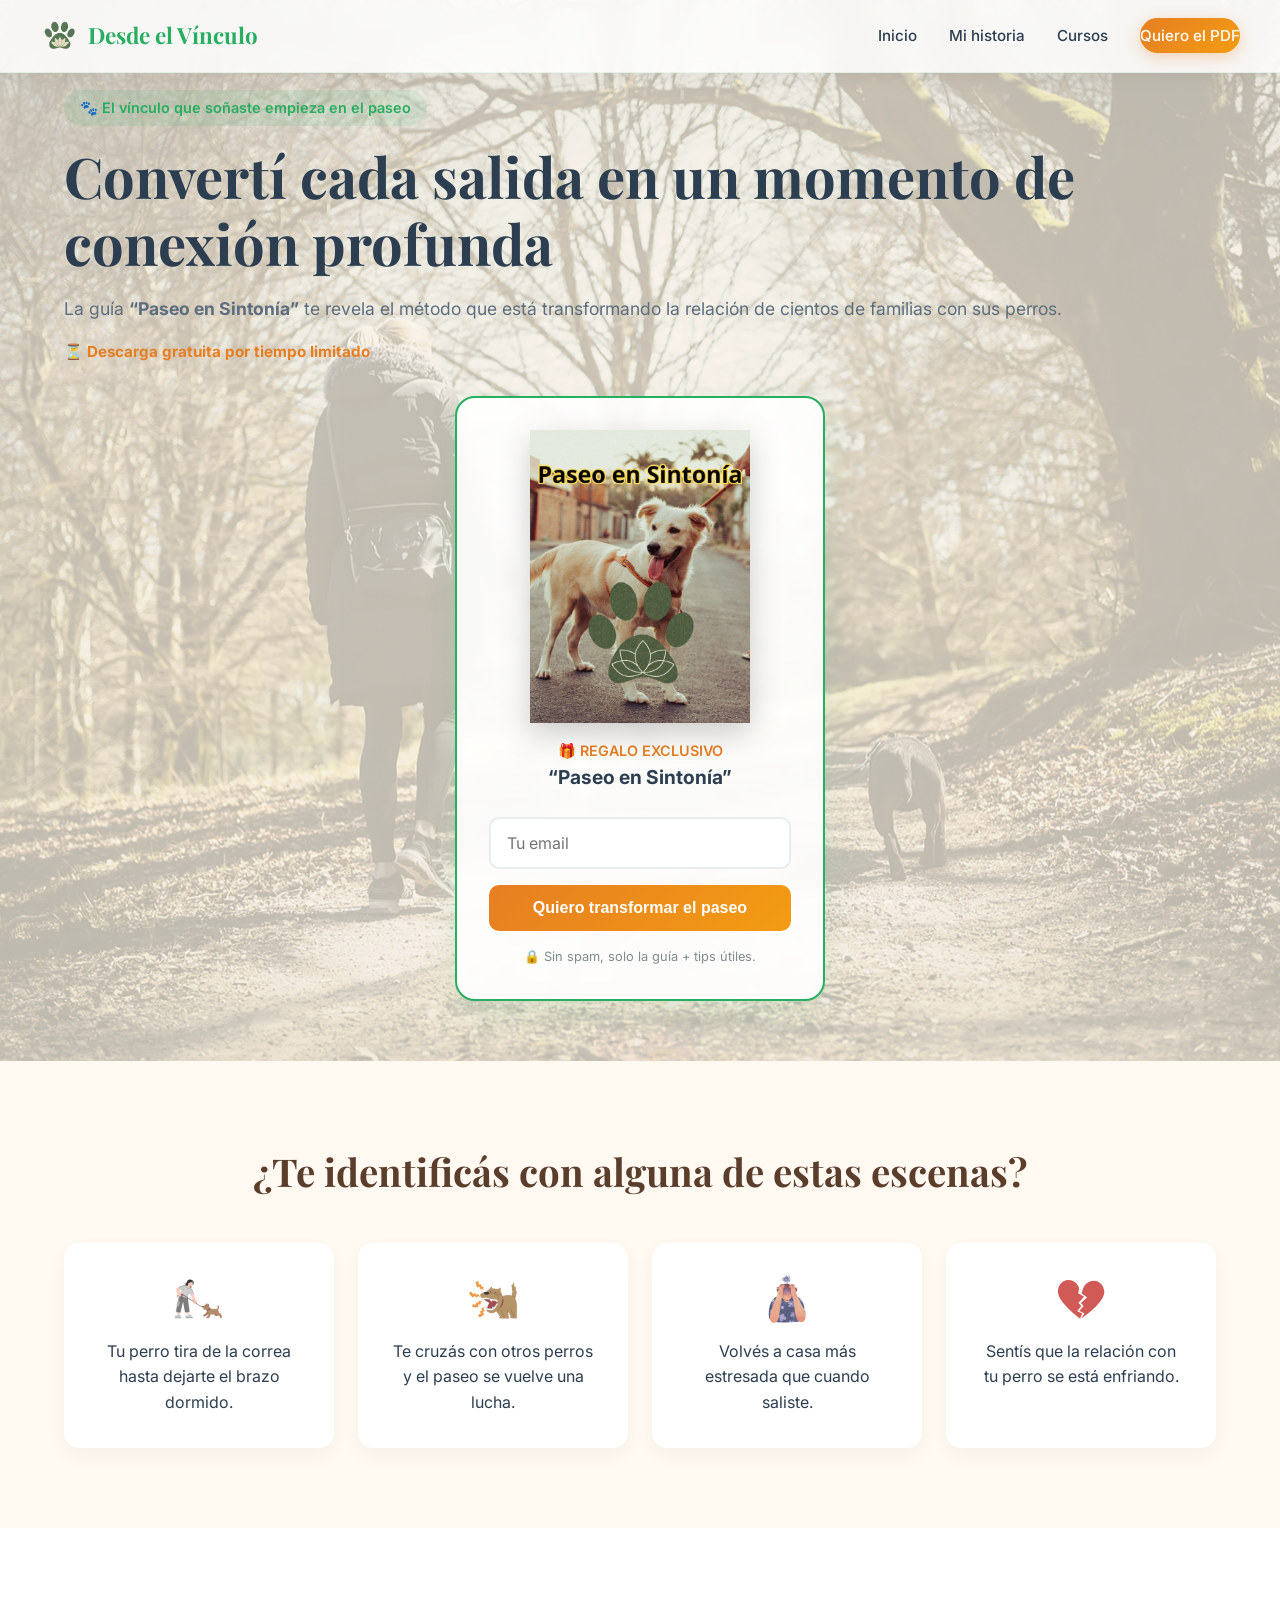
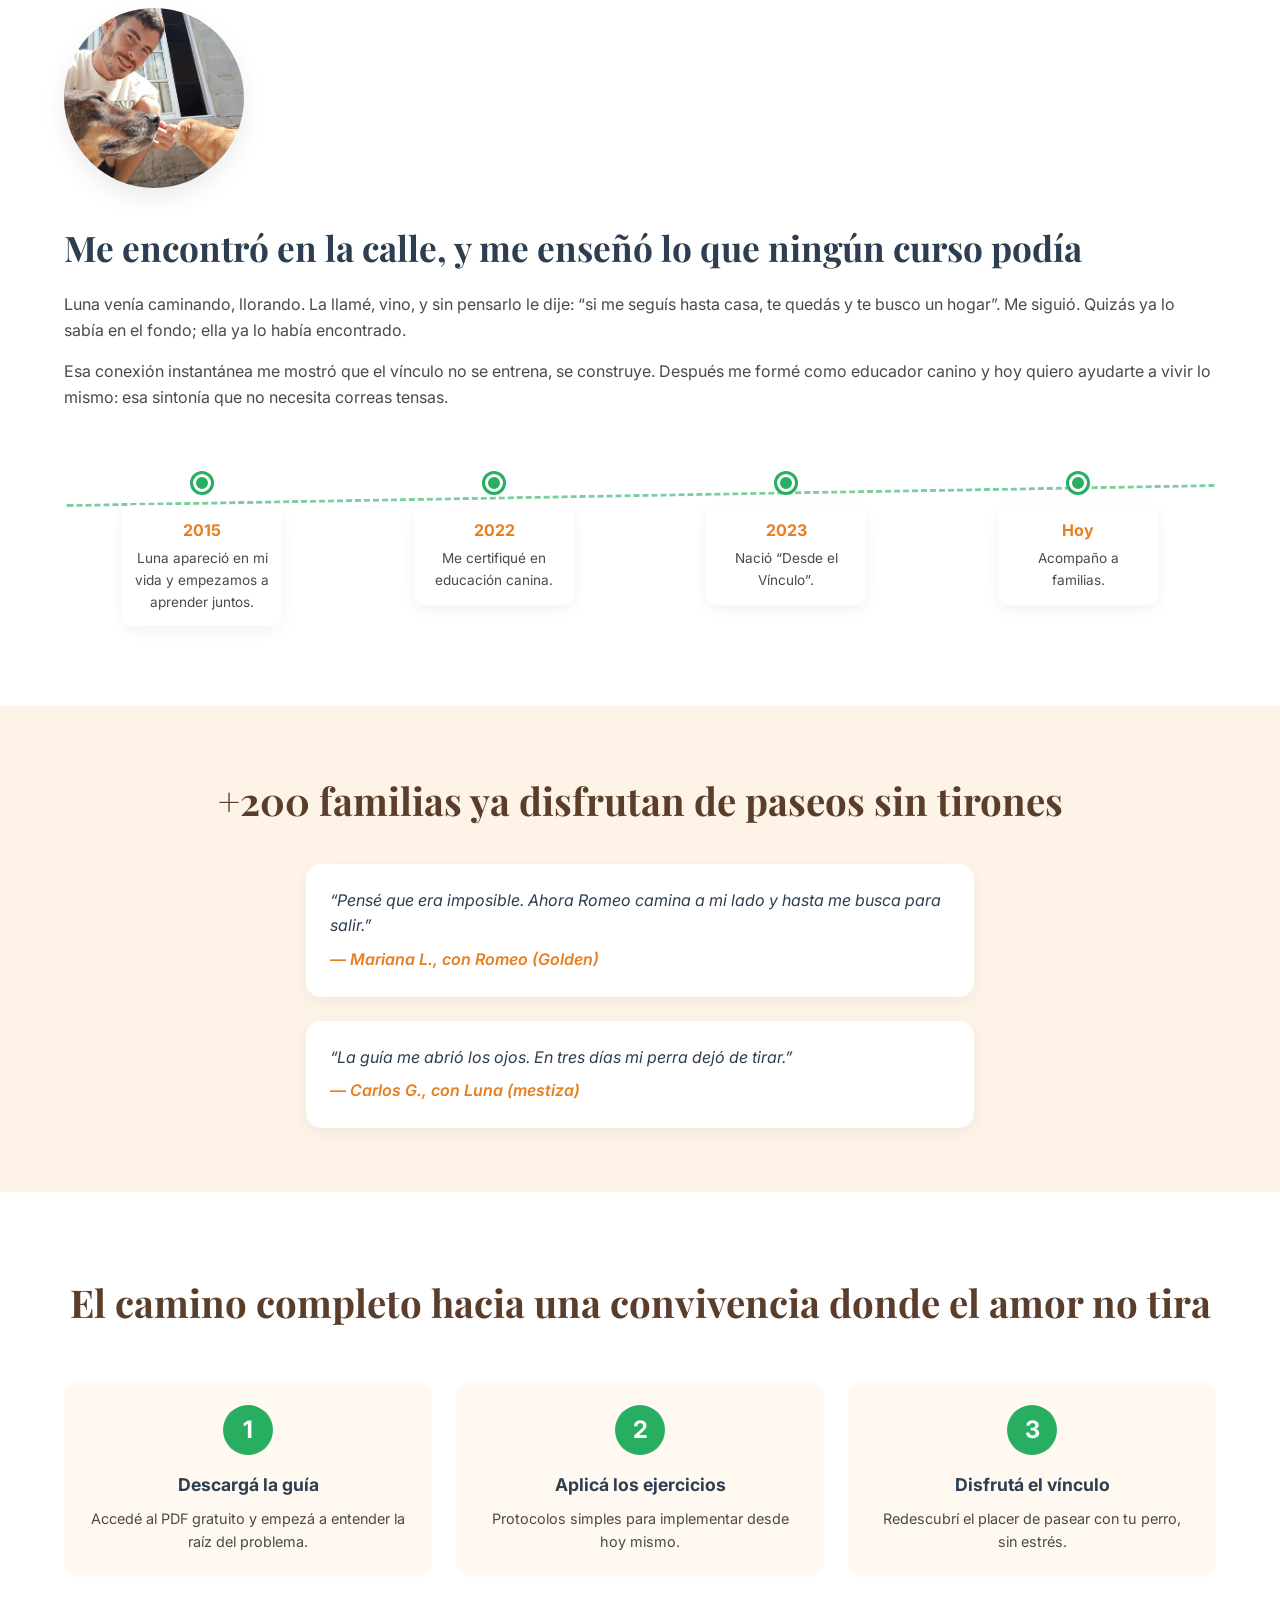
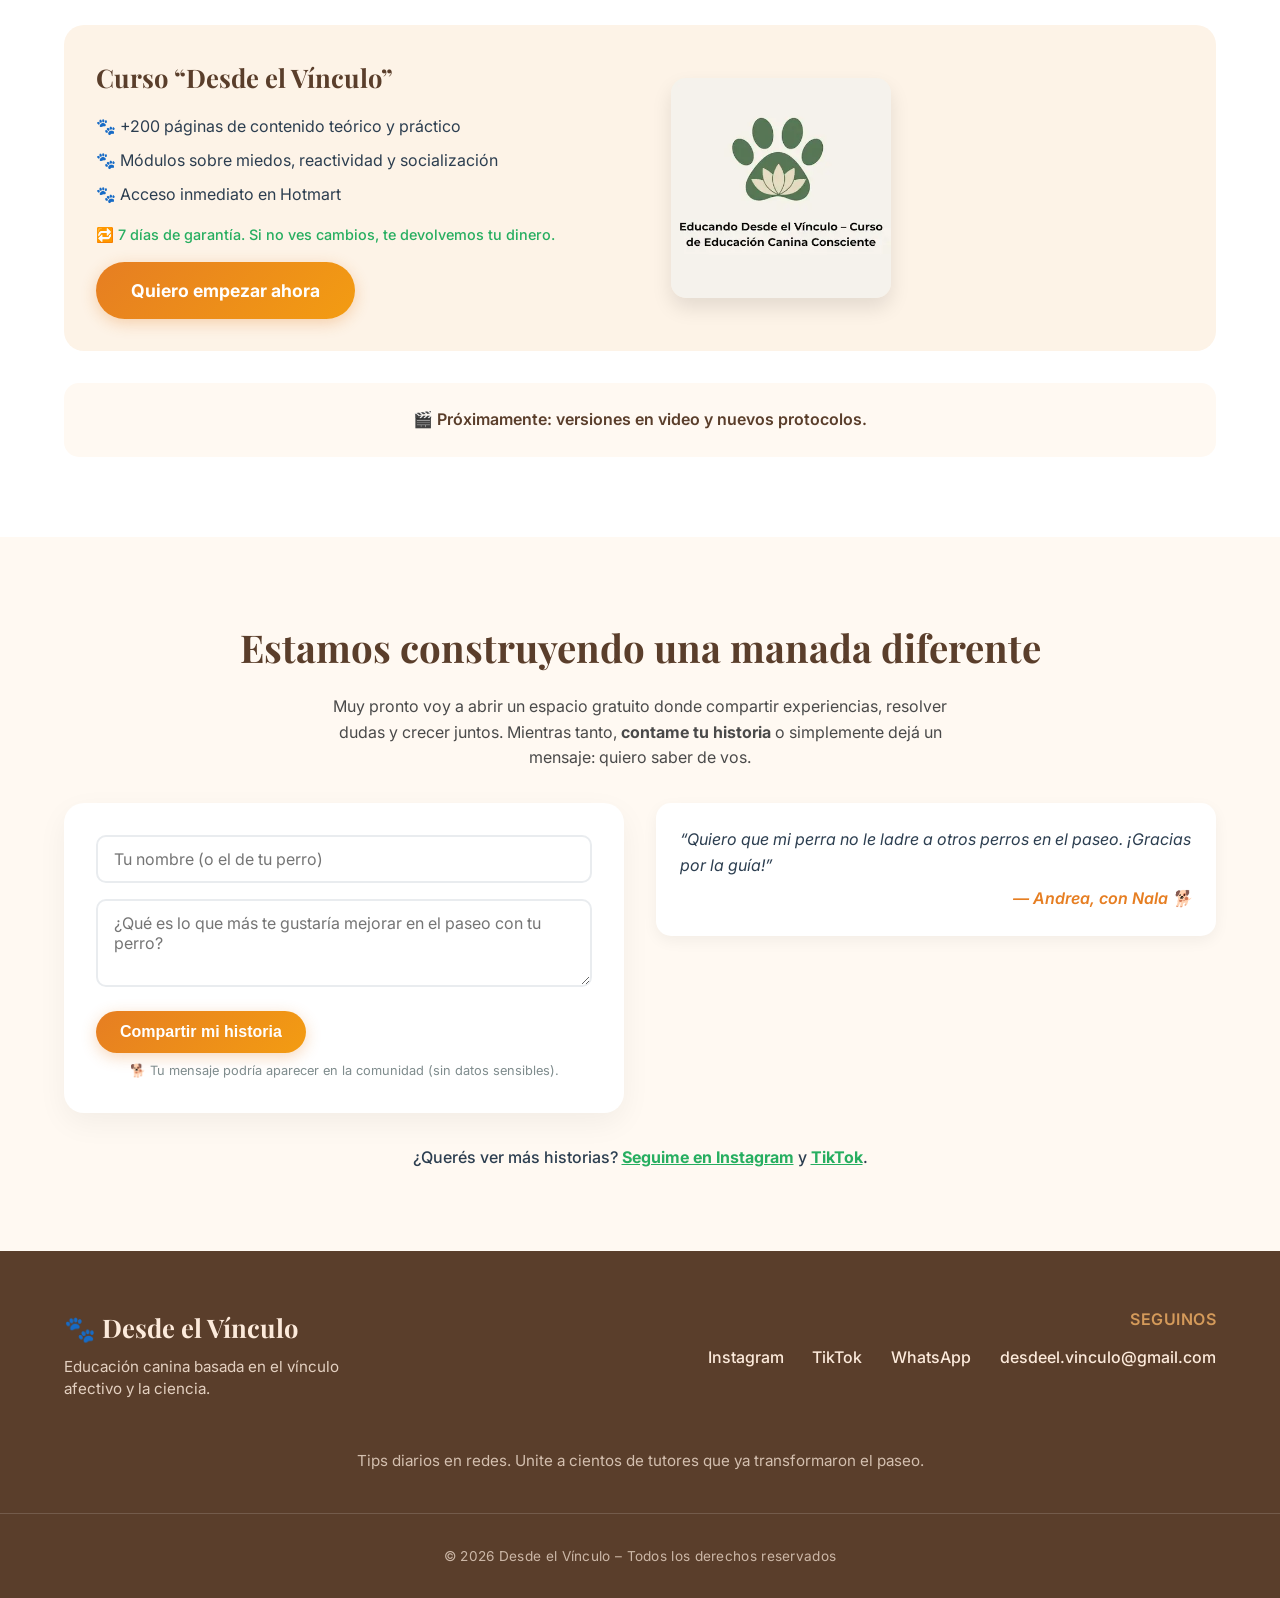
<file: index.html>
<!DOCTYPE html>
<html lang="es">
<head>
  <meta charset="UTF-8">
  <meta name="viewport" content="width=device-width, initial-scale=1.0, viewport-fit=cover">
  
  <title>Desde el Vínculo – Educación Canina | PDF y Curso</title>
  <meta name="description" content="Transformá el paseo con tu perro en un momento de conexión real. Descargá gratis la guía 'Paseo en Sintonía' y descubrí el curso 'Desde el Vínculo'.">
  <meta name="robots" content="index, follow">
  <link rel="canonical" href="https://desdeelvinculo.netlify.app">

  <!-- Google Site Verification -->
  <meta name="google-site-verification" content="YnLXtKM4-w28fluN7Jt4KjhZyx0626GhNaNaI8vtAmA">

  <!-- Open Graph -->
  <meta property="og:type" content="website">
  <meta property="og:site_name" content="Desde el Vínculo">
  <meta property="og:title" content="Desde el Vínculo – Educación Canina Consciente">
  <meta property="og:description" content="Aprendé a educar desde el vínculo emocional. Descargá gratis el protocolo 'Paseo en Sintonía' y accedé al curso completo.">
  <meta property="og:image" content="https://desdeelvinculo.netlify.app/assets/images/og-image.jpg">
  <meta property="og:url" content="https://desdeelvinculo.netlify.app">

  <!-- Favicon (generá un .png de 512x512 y guardalo como favicon.png) -->
  <link rel="icon" type="image/png" sizes="512x512" href="/assets/images/favicon.png">
  <link rel="apple-touch-icon" sizes="180x180" href="/assets/images/favicon.png">

  <!-- Fuentes -->
  <link rel="preconnect" href="https://fonts.googleapis.com">
  <link rel="preconnect" href="https://fonts.gstatic.com" crossorigin>
  <link href="https://fonts.googleapis.com/css2?family=Inter:opsz,wght@14..32,400..700&family=Playfair+Display:wght@600;700&display=swap" rel="stylesheet">
  
  <!-- Estilos -->
  <link rel="stylesheet" href="style.css">
</head>
<body>

  <!-- ===== NAV ===== -->
  <nav class="nav" id="mainNav">
    <div class="nav__overlay" id="navOverlay" aria-hidden="true"></div>
    <div class="nav__inner container">
      <a href="#hero" class="nav__brand">
        <img src="/assets/images/logo.svg" alt="Desde el Vínculo" class="nav__logo-img">
        <span class="nav__brand-text">Desde el Vínculo</span>
      </a>
      <ul class="nav__menu" id="navMenu">
        <li><a href="#hero">Inicio</a></li>
        <li><a href="#autoridad">Mi historia</a></li>
        <li><a href="productos.html">Cursos</a></li>
        <li><a href="#hero" class="nav__cta">Quiero el PDF</a></li>
      </ul>
      <button class="nav__toggle" id="navToggle" aria-label="Abrir menú" aria-expanded="false">
        <span></span><span></span><span></span>
      </button>
    </div>
  </nav>

  <!-- ===== HERO ===== -->
  <section class="hero" id="hero">
    <img src="/assets/images/hero2.jpg" alt="" class="hero-bg-img">
    <div class="hero-content-wrapper container">
      <div class="hero-grid">
        <div class="hero-content">
          <p class="hero-flag">🐾 El vínculo que soñaste empieza en el paseo</p>
          <h1>Convertí cada salida en un momento de conexión profunda</h1>
          <p class="hero-subtitle">La guía <strong>“Paseo en Sintonía”</strong> te revela el método que está transformando la relación de cientos de familias con sus perros.</p>
          <p class="hero-urgency">⏳ Descarga gratuita por tiempo limitado</p>
        </div>
        <div class="hero-pdf-column">
          <div class="hero-pdf-regalo">
            <div class="pdf-mockup-3d">
              <img src="/assets/images/mockup-pdf-paseoensintonia-contorno.png" alt="PDF Paseo en Sintonía">
            </div>
            <div class="pdf-badge">
              <span class="pdf-line1">🎁 REGALO EXCLUSIVO</span>
              <span class="pdf-line2">“Paseo en Sintonía”</span>
            </div>
            <form id="mailerlite-form" class="pdf-form">
  <input type="email" name="email" id="email" placeholder="Tu email" required>
  <button type="submit">Quiero transformar el paseo</button>
  <p class="pdf-privacy">🔒 Sin spam, solo la guía + tips útiles.</p>
</form>
            <div class="success-msg" id="successMsg">✅ ¡Listo! Revisá tu correo (y carpeta spam).</div>
          </div>
        </div>
      </div>
    </div>
  </section>

  <!-- ===== SECCIÓN EMPATÍA ===== -->
  <section class="dolor" id="dolor">
    <div class="container">
      <h2>¿Te identificás con alguna de estas escenas?</h2>
      <div class="dolor-grid">
        <div class="dolor-item">
          <img src="/assets/images/tiron.png" alt="" class="dolor-icon">
          <p>Tu perro tira de la correa hasta dejarte el brazo dormido.</p>
        </div>
        <div class="dolor-item">
          <img src="/assets/images/ladrido.png" alt="" class="dolor-icon">
          <p>Te cruzás con otros perros y el paseo se vuelve una lucha.</p>
        </div>
        <div class="dolor-item">
          <img src="/assets/images/estres.png" alt="" class="dolor-icon">
          <p>Volvés a casa más estresada que cuando saliste.</p>
        </div>
        <div class="dolor-item">
          <img src="/assets/images/corazon partido.png" alt="" class="dolor-icon">
          <p>Sentís que la relación con tu perro se está enfriando.</p>
        </div>
      </div>
    </div>
  </section>

  <!-- ===== AUTORIDAD CON TIMELINE ===== -->
  <section class="autoridad" id="autoridad">
    <div class="container">
      <div class="autoridad-header">
        <div class="autoridad-foto">
          <img src="/assets/images/foto-perfil.jpg" alt="Tu nombre">
        </div>
        <div class="autoridad-intro">
          <h2>Me encontró en la calle, y me enseñó lo que ningún curso podía</h2>
          <p>Luna venía caminando, llorando. La llamé, vino, y sin pensarlo le dije: “si me seguís hasta casa, te quedás y te busco un hogar”. Me siguió. Quizás ya lo sabía en el fondo; ella ya lo había encontrado.</p>
          <p>Esa conexión instantánea me mostró que el vínculo no se entrena, se construye. Después me formé como educador canino y hoy quiero ayudarte a vivir lo mismo: esa sintonía que no necesita correas tensas.</p>
        </div>
      </div>
      <div class="timeline-horizontal">
        <div class="timeline-h-item">
          <div class="timeline-h-dot"></div>
          <div class="timeline-h-content">
            <h4>2015</h4>
            <p>Luna apareció en mi vida y empezamos a aprender juntos.</p>
          </div>
        </div>
        <div class="timeline-h-item">
          <div class="timeline-h-dot"></div>
          <div class="timeline-h-content">
            <h4>2022</h4>
            <p>Me certifiqué en educación canina.</p>
          </div>
        </div>
        <div class="timeline-h-item">
          <div class="timeline-h-dot"></div>
          <div class="timeline-h-content">
            <h4>2023</h4>
            <p>Nació “Desde el Vínculo”.</p>
          </div>
        </div>
        <div class="timeline-h-item">
          <div class="timeline-h-dot"></div>
          <div class="timeline-h-content">
            <h4>Hoy</h4>
            <p>Acompaño a familias.</p>
          </div>
        </div>
      </div>
    </div>
  </section>

  <!-- ===== PRUEBA SOCIAL ===== -->
  <section class="testimonios" id="testimonios">
    <div class="container">
      <h2>+200 familias ya disfrutan de paseos sin tirones</h2>
      <div class="testimonios-grid">
        <div class="testimonio">
          <p>“Pensé que era imposible. Ahora Romeo camina a mi lado y hasta me busca para salir.”</p>
          <span class="testimonio-autor">— Mariana L., con Romeo (Golden)</span>
        </div>
        <div class="testimonio">
          <p>“La guía me abrió los ojos. En tres días mi perra dejó de tirar.”</p>
          <span class="testimonio-autor">— Carlos G., con Luna (mestiza)</span>
        </div>
      </div>
    </div>
  </section>

  <!-- ===== PRODUCTOS CON PASOS ===== -->
  <section class="productos" id="productos">
    <div class="container">
      <h2>El camino completo hacia una convivencia donde el amor no tira</h2>
      <div class="pasos-grid">
        <div class="paso">
          <div class="paso-num">1</div>
          <h4>Descargá la guía</h4>
          <p>Accedé al PDF gratuito y empezá a entender la raíz del problema.</p>
        </div>
        <div class="paso">
          <div class="paso-num">2</div>
          <h4>Aplicá los ejercicios</h4>
          <p>Protocolos simples para implementar desde hoy mismo.</p>
        </div>
        <div class="paso">
          <div class="paso-num">3</div>
          <h4>Disfrutá el vínculo</h4>
          <p>Redescubrí el placer de pasear con tu perro, sin estrés.</p>
        </div>
      </div>
      <div class="producto-card">
        <div class="producto-info">
          <h3>Curso “Desde el Vínculo”</h3>
          <ul class="producto-beneficios">
            <li>+200 páginas de contenido teórico y práctico</li>
            <li>Módulos sobre miedos, reactividad y socialización</li>
            <li>Acceso inmediato en Hotmart</li>
          </ul>
          <p class="producto-garantia">🔁 7 días de garantía. Si no ves cambios, te devolvemos tu dinero.</p>
          <a href="https://go.hotmart.com/K102549535T?dp=1" target="_blank" class="btn-hotmart">Quiero empezar ahora</a>
        </div>
        <div class="producto-imagen">
          <img src="/assets/images/Portada producto - Educando Desde el Vínculo – Curso de Educación Canina Consciente.webp" alt="Curso Desde el Vínculo">
        </div>
      </div>
      <div class="proximamente">
        🎬 Próximamente: versiones en video y nuevos protocolos.
      </div>
    </div>
  </section>

  <!-- ===== COMUNIDAD ===== -->
  <section class="comunidad" id="comunidad">
    <div class="container">
      <h2>Estamos construyendo una manada diferente</h2>
      <p class="comunidad-descripcion">
        Muy pronto voy a abrir un espacio gratuito donde compartir experiencias, resolver dudas y crecer juntos. Mientras tanto, <strong>contame tu historia</strong> o simplemente dejá un mensaje: quiero saber de vos.
      </p>
      <div class="comunidad-grid">
        <form id="comunidad-form" class="comunidad-form">
          <input type="text" name="nombre_comunidad" id="nombre_comunidad" placeholder="Tu nombre (o el de tu perro)" required>
          <textarea name="mensaje" id="mensaje_comunidad" rows="3" placeholder="¿Qué es lo que más te gustaría mejorar en el paseo con tu perro?"></textarea>
          <button type="submit" class="btn-comunidad">Compartir mi historia</button>
          <p class="comunidad-privacy">🐕 Tu mensaje podría aparecer en la comunidad (sin datos sensibles).</p>
        </form>
        <div class="comunidad-testimonios-wall" id="comunidadWall">
          <div class="comunidad-msg activo" id="testimonioActivo">
            <!-- Se llena desde JS -->
          </div>
         </div>
      </div>
      <p class="comunidad-cta-redes">
        ¿Querés ver más historias? <a href="https://www.instagram.com/desdeel.vinculo/" target="_blank">Seguime en Instagram</a> y <a href="https://www.tiktok.com/@desdeelvinculo" target="_blank">TikTok</a>.
      </p>
    </div>
  </section>

  <!-- ===== FOOTER ===== -->
<footer>
  <div class="container footer-grid">
    <div class="footer-info">
      <p class="footer-brand">🐾 Desde el Vínculo</p>
      <p class="footer-text">Educación canina basada en el vínculo afectivo y la ciencia.</p>
    </div>
    <div class="footer-social">
      <p class="footer-follow">Seguinos</p>
      <div class="social-links">
        <a href="https://www.instagram.com/desdeel.vinculo/" target="_blank" aria-label="Instagram">Instagram</a>
        <a href="https://www.tiktok.com/@desdeelvinculo" target="_blank" aria-label="TikTok">TikTok</a>
        <a href="https://wa.me/5491121652703" target="_blank" aria-label="WhatsApp">WhatsApp</a>
                <a aria-label="Email">desdeel.vinculo@gmail.com</a>
      </div>
    </div>
    <p class="footer-invitacion">Tips diarios en redes. Unite a cientos de tutores que ya transformaron el paseo.</p>
  </div>
  <div class="footer-bottom">
    <small>© 2026 Desde el Vínculo – Todos los derechos reservados</small>
  </div>
</footer>

  <script src="script.js"></script>
</body>
</html>
</file>
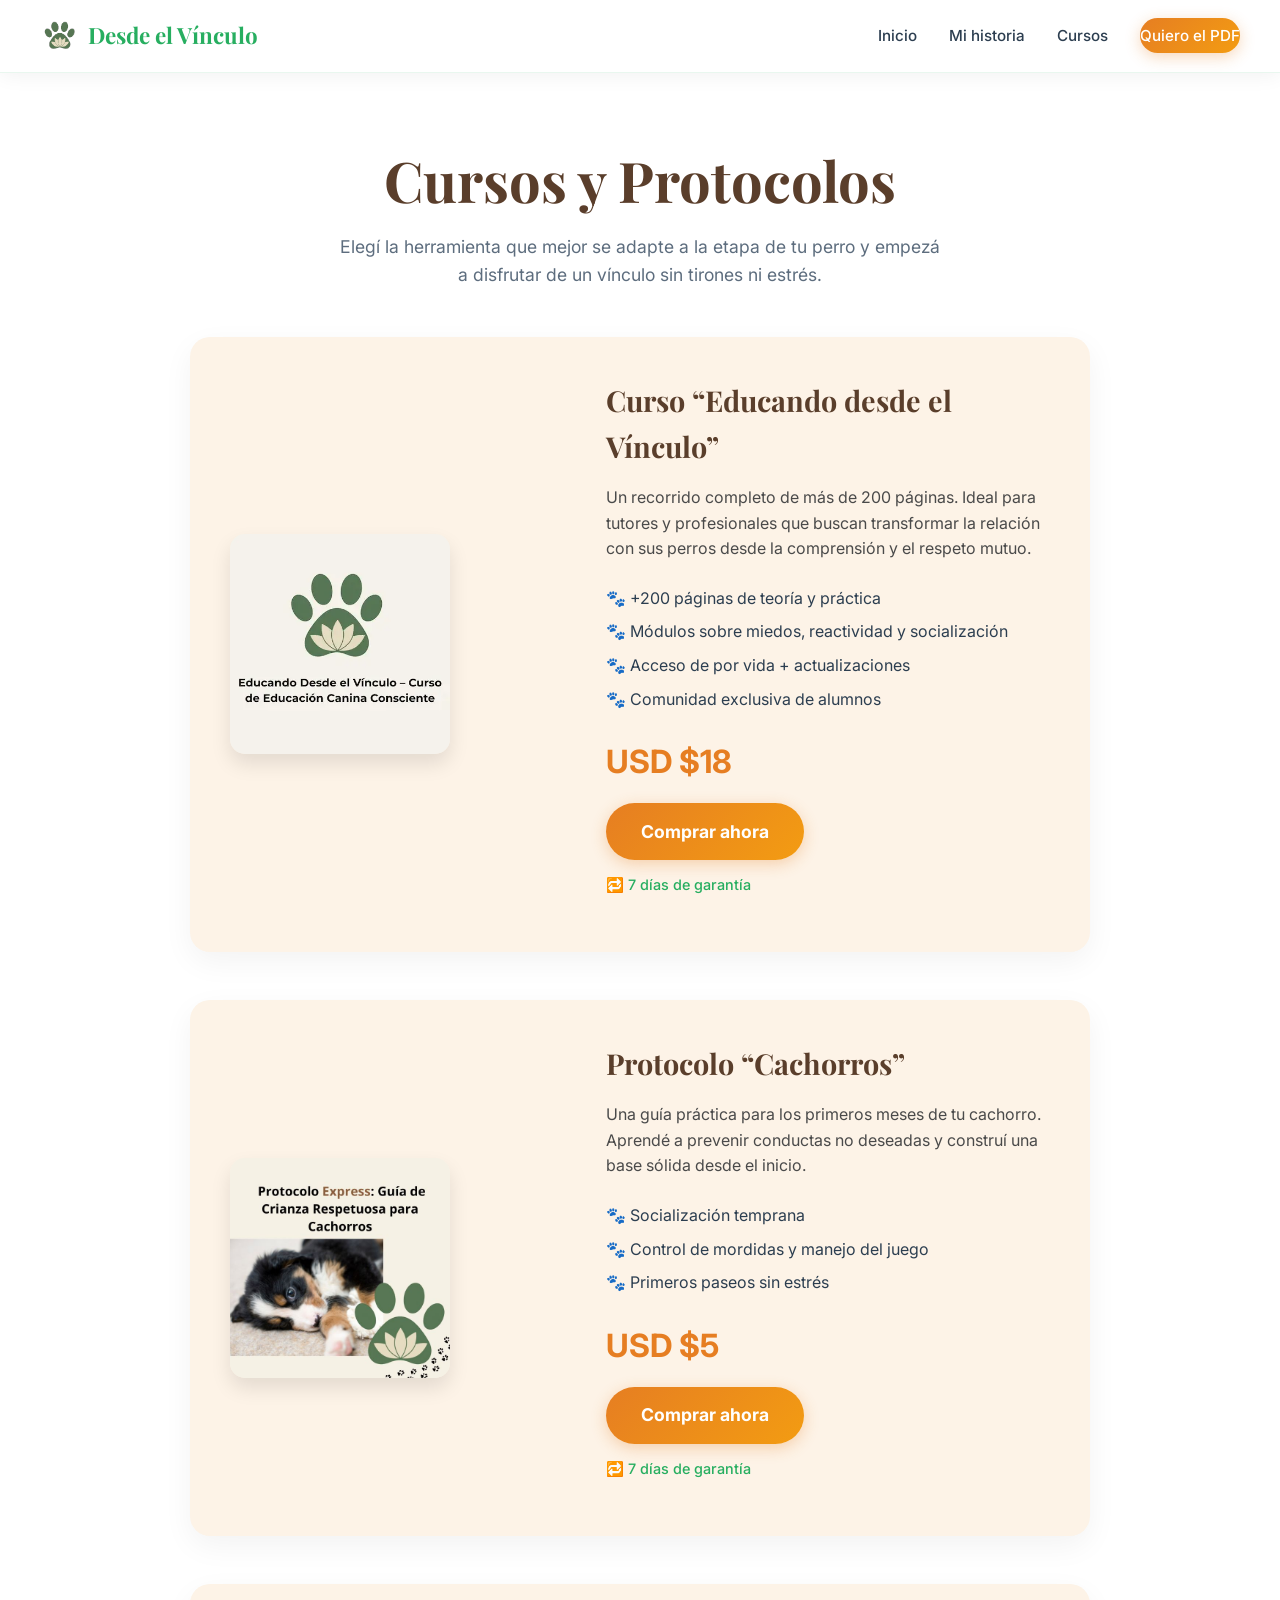
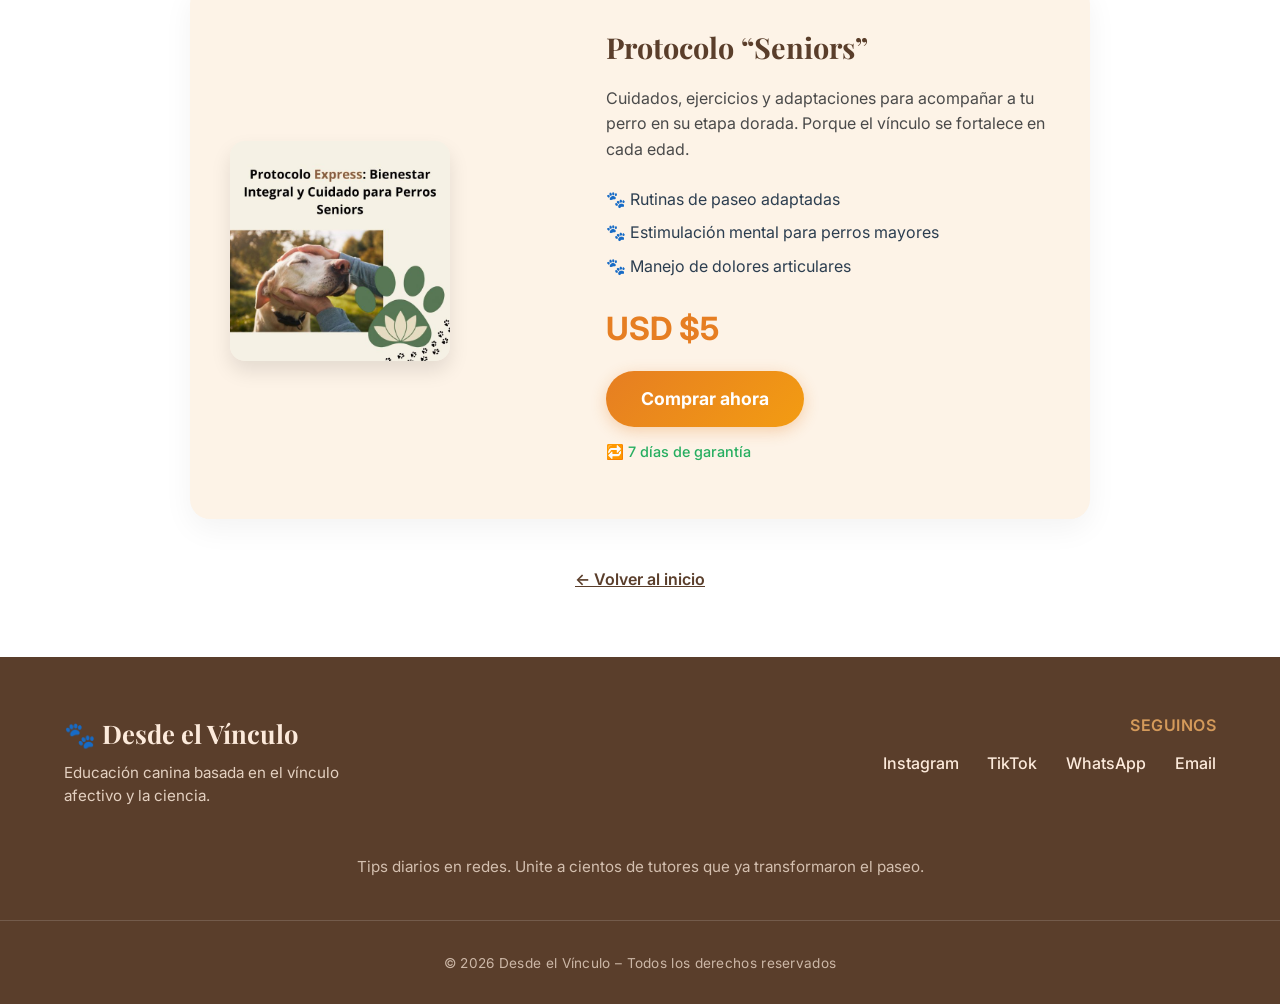
<file: productos.html>
<!DOCTYPE html>
<html lang="es">
<head>
  <meta charset="UTF-8">
  <meta name="viewport" content="width=device-width, initial-scale=1.0, viewport-fit=cover">
  <title>Cursos y Protocolos – Desde el Vínculo</title>
  <meta name="description" content="Descubrí nuestros cursos y protocolos de educación canina. Aprendé a fortalecer el vínculo con tu perro desde cualquier etapa de su vida.">
  <meta name="robots" content="index, follow">
  <link rel="canonical" href="https://desdeelvinculo.netlify.app/productos.html">

  <!-- Open Graph -->
  <meta property="og:type" content="website">
  <meta property="og:site_name" content="Desde el Vínculo">
  <meta property="og:title" content="Cursos y Protocolos – Desde el Vínculo">
  <meta property="og:description" content="Elegí el curso o protocolo ideal para transformar el paseo con tu perro.">
  <meta property="og:image" content="https://desdeelvinculo.netlify.app/assets/images/og-image.jpg">
  <meta property="og:url" content="https://desdeelvinculo.netlify.app/productos.html">

  <!-- Favicon -->
  <link rel="icon" type="image/png" sizes="512x512" href="/assets/images/favicon.png">
  <link rel="apple-touch-icon" sizes="180x180" href="/assets/images/favicon.png">

  <!-- Fuentes -->
  <link rel="preconnect" href="https://fonts.googleapis.com">
  <link rel="preconnect" href="https://fonts.gstatic.com" crossorigin>
  <link href="https://fonts.googleapis.com/css2?family=Inter:opsz,wght@14..32,400..700&family=Playfair+Display:wght@600;700&display=swap" rel="stylesheet">
  
  <!-- Estilos -->
  <link rel="stylesheet" href="style.css">
</head>
<body>

  <!-- ===== NAV (mismo que en index.html) ===== -->
  <nav class="nav" id="mainNav">
    <div class="nav__overlay" id="navOverlay" aria-hidden="true"></div>
    <div class="nav__inner container">
      <a href="index.html" class="nav__brand">
        <img src="/assets/images/logo.svg" alt="Desde el Vínculo" class="nav__logo-img">
        <span class="nav__brand-text">Desde el Vínculo</span>
      </a>
      <ul class="nav__menu" id="navMenu">
        <li><a href="index.html">Inicio</a></li>
        <li><a href="index.html#autoridad">Mi historia</a></li>
        <li><a href="productos.html" class="active">Cursos</a></li>
        <li><a href="index.html#hero" class="nav__cta">Quiero el PDF</a></li>
      </ul>
      <button class="nav__toggle" id="navToggle" aria-label="Abrir menú" aria-expanded="false">
        <span></span><span></span><span></span>
      </button>
    </div>
  </nav>

  <!-- ===== CATÁLOGO DE PRODUCTOS ===== -->
  <main class="pagina-productos">
    <div class="container">
      <h1 class="titulo-pagina">Cursos y Protocolos</h1>
      <p class="subtitulo-pagina">Elegí la herramienta que mejor se adapte a la etapa de tu perro y empezá a disfrutar de un vínculo sin tirones ni estrés.</p>

      <div class="productos-lista">
        
        <!-- PRODUCTO: Curso Educando desde el Vínculo -->
        <article class="producto-detalle">
          <div class="producto-imagen">
            <img src="/assets/images/Portada producto - Educando Desde el Vínculo – Curso de Educación Canina Consciente.webp" alt="Curso Educando desde el Vínculo">
          </div>
          <div class="producto-contenido">
            <h2>Curso “Educando desde el Vínculo”</h2>
            <p class="producto-descripcion">
              Un recorrido completo de más de 200 páginas. Ideal para tutores y profesionales que buscan transformar la relación con sus perros desde la comprensión y el respeto mutuo.
            </p>
            <ul class="producto-beneficios">
              <li>+200 páginas de teoría y práctica</li>
              <li>Módulos sobre miedos, reactividad y socialización</li>
              <li>Acceso de por vida + actualizaciones</li>
              <li>Comunidad exclusiva de alumnos</li>
            </ul>
            <p class="producto-precio">USD $18</p>
            <!-- 🔁 REEMPLAZÁ con tu link de Hotmart del curso -->
            <a href="https://go.hotmart.com/K102549535T?dp=1" target="_blank" class="btn-hotmart">Comprar ahora</a>
            <p class="producto-garantia">🔁 7 días de garantía</p>
          </div>
        </article>

        <!-- PRODUCTO: Protocolo Cachorros -->
        <article class="producto-detalle">
          <div class="producto-imagen">
            <img src="/assets/images/Protocolo express Cachorros portada hotmart.jpg" alt="Protocolo Cachorros">
          </div>
          <div class="producto-contenido">
            <h2>Protocolo “Cachorros”</h2>
            <p class="producto-descripcion">
              Una guía práctica para los primeros meses de tu cachorro. Aprendé a prevenir conductas no deseadas y construí una base sólida desde el inicio.
            </p>
            <ul class="producto-beneficios">
              <li>Socialización temprana</li>
              <li>Control de mordidas y manejo del juego</li>
              <li>Primeros paseos sin estrés</li>
            </ul>
            <p class="producto-precio">USD $5</p>
            <!-- 🔁 REEMPLAZÁ con tu link de Hotmart del protocolo cachorros -->
            <a href="https://go.hotmart.com/E106387724O?dp=1" target="_blank" class="btn-hotmart">Comprar ahora</a>
            <p class="producto-garantia">🔁 7 días de garantía</p>
          </div>
        </article>

        <!-- PRODUCTO: Protocolo Seniors -->
        <article class="producto-detalle">
          <div class="producto-imagen">
            <img src="/assets/images/Protocolo express Perros seniors portada hotmart.jpg" alt="Protocolo Seniors">
          </div>
          <div class="producto-contenido">
            <h2>Protocolo “Seniors”</h2>
            <p class="producto-descripcion">
              Cuidados, ejercicios y adaptaciones para acompañar a tu perro en su etapa dorada. Porque el vínculo se fortalece en cada edad.
            </p>
            <ul class="producto-beneficios">
              <li>Rutinas de paseo adaptadas</li>
              <li>Estimulación mental para perros mayores</li>
              <li>Manejo de dolores articulares</li>
            </ul>
            <p class="producto-precio">USD $5</p>
            <!-- 🔁 REEMPLAZÁ con tu link de Hotmart del protocolo seniors -->
            <a href="https://go.hotmart.com/B106388195T?dp=1" target="_blank" class="btn-hotmart">Comprar ahora</a>
            <p class="producto-garantia">🔁 7 días de garantía</p>
          </div>
        </article>

      </div>

      <div class="volver-inicio">
        <a href="index.html" class="btn-volver">← Volver al inicio</a>
      </div>
    </div>
  </main>

  <!-- ===== FOOTER (mismo que en index.html) ===== -->
  <footer>
    <div class="container footer-grid">
      <div class="footer-info">
        <p class="footer-brand">🐾 Desde el Vínculo</p>
        <p class="footer-text">Educación canina basada en el vínculo afectivo y la ciencia.</p>
      </div>
      <div class="footer-social">
        <p class="footer-follow">Seguinos</p>
        <div class="social-links">
          <a href="https://instagram.com/tu-usuario" target="_blank" aria-label="Instagram">Instagram</a>
          <a href="https://tiktok.com/@tu-usuario" target="_blank" aria-label="TikTok">TikTok</a>
          <a href="https://wa.me/5491122334455" target="_blank" aria-label="WhatsApp">WhatsApp</a>
          <a href="mailto:contacto@desdeelvinculo.netlify.app" aria-label="Email">Email</a>
        </div>
      </div>
      <p class="footer-invitacion">Tips diarios en redes. Unite a cientos de tutores que ya transformaron el paseo.</p>
    </div>
    <div class="footer-bottom">
      <small>© 2026 Desde el Vínculo – Todos los derechos reservados</small>
    </div>
  </footer>

  <script src="script.js"></script>
</body>
</html>
</file>
<file: style.css>
/* ========== RESET Y BASE ========== */
* { margin:0; padding:0; box-sizing:border-box; }

body {
  font-family: 'Inter', system-ui, -apple-system, sans-serif;
  background: #fefaf5;
  color: #2c3e50;
  line-height: 1.6;
  overflow-x: hidden;
}
img { max-width:100%; height:auto; display:block; }
a { text-decoration:none; color:inherit; }
.container { max-width:1200px; margin:0 auto; padding:0 1.5rem; }

html { min-width: 320px; }

/* ========== TIPOGRAFÍA ========== */
h1, h2, h3, .nav__brand-text {
  font-family: 'Playfair Display', serif;
  font-weight: 700;
}
h1 { font-size: clamp(2rem, 5vw, 3.5rem); }
h2 { font-size: clamp(1.6rem, 4vw, 2.4rem); }

/* ========== NAV ========== */
.nav {
  position: fixed; top:0; left:0; width:100%; z-index:1200;
  background: rgba(255,255,255,0.85); backdrop-filter: blur(12px);
  border-bottom: 1px solid rgba(39,174,96,0.1);
  transition: all 0.3s;
  box-shadow: 0 2px 20px rgba(0,0,0,0.06);
}
.nav.scrolled { background: rgba(255,255,255,0.98); box-shadow: 0 4px 25px rgba(0,0,0,0.1); }
.nav__inner { display:flex; justify-content:space-between; align-items:center; padding:1rem 0; }
.nav__brand { display:flex; align-items:center; gap:0.5rem; }
.nav__logo-img { height: clamp(30px, 5vw, 40px); }
.nav__brand-text { font-size: clamp(1.1rem, 3vw, 1.4rem); color:#27ae60; white-space: nowrap; }
.nav__menu { display:flex; list-style:none; gap:2rem; align-items:center; }
.nav__menu a { color:#2c3e50; font-weight:500; font-size:0.95rem; padding:0.5rem 0; transition:color 0.3s; position:relative; }
.nav__menu a::after { content:''; position:absolute; bottom:0; left:0; width:0; height:2px; background:#27ae60; transition: width 0.3s; }
.nav__menu a:hover { color:#27ae60; }
.nav__menu a:hover::after { width:100%; }
.nav__cta { background: linear-gradient(135deg, #e67e22 0%, #f39c12 100%); color:white !important; padding:0.6rem 1.5rem; border-radius:25px; font-weight:600; box-shadow:0 4px 15px rgba(230,126,34,0.3); }
.nav__cta:hover { transform: translateY(-2px); }
.nav__cta::after { display:none; }
.nav__toggle { display:none; background:none; border:none; cursor:pointer; width:44px; height:44px; flex-direction:column; justify-content:center; align-items:center; gap:6px; z-index:1250; padding:5px; }
.nav__toggle span { display:block; width:24px; height:3px; background:#2c3e50; border-radius:3px; transition: all 0.3s; }
.nav__toggle.active span:nth-child(1) { transform: translateY(9px) rotate(45deg); background:#27ae60; }
.nav__toggle.active span:nth-child(2) { opacity:0; }
.nav__toggle.active span:nth-child(3) { transform: translateY(-9px) rotate(-45deg); background:#27ae60; }
.nav__overlay { position:fixed; top:0; left:0; width:100%; height:100vh; background:rgba(0,0,0,0.5); backdrop-filter:blur(2px); z-index:1100; opacity:0; visibility:hidden; transition: all 0.3s; pointer-events:none; }
.nav__overlay.active { opacity:1; visibility:visible; pointer-events:auto; }

/* ========== HERO ========== */
.hero {
  position: relative;
  min-height: 100vh;
  display: flex;
  align-items: center;
  padding: clamp(80px, 10vh, 120px) 1.5rem 60px;
  background-color: #f7f3e6;
}
.hero-bg-img {
  position: absolute;
  top:0; left:0; width:100%; height:100%;
  object-fit: cover;
  opacity: 0.25;
  z-index:0;
}
.hero-content-wrapper { position:relative; z-index:1; width:100%; }
.hero-grid { display:grid; grid-template-columns:1fr; gap:2rem; align-items:center; }
.hero-content h1 { line-height:1.2; margin-bottom:1.2rem; color:#2c3e50; }
.hero-flag { display:inline-block; background:rgba(39,174,96,0.1); color:#27ae60; padding:0.4rem 1rem; border-radius:20px; font-weight:600; margin-bottom:1rem; font-size:0.9rem; }
.hero-subtitle { font-size:1.1rem; margin-bottom:1rem; color:#5d6d7e; }
.hero-urgency { font-weight:700; color:#e67e22; margin-top:0.5rem; font-size:0.95rem; }
.hero-pdf-column { display:flex; justify-content:center; width:100%; }
.hero-pdf-regalo {
  background:rgba(255,255,255,0.9);
  backdrop-filter:blur(5px);
  border:2px solid #27ae60;
  border-radius:20px;
  padding: clamp(1.5rem, 4vw, 2rem);
  box-shadow:0 15px 35px rgba(39,174,96,0.1);
  width: 100%;
  max-width: 370px;
  margin: 0 auto;
}
.pdf-mockup-3d { margin-bottom:1rem; text-align:center; }
.pdf-mockup-3d img { max-width: clamp(160px, 40vw, 220px); margin:0 auto; filter: drop-shadow(0 10px 15px rgba(0,0,0,0.2)); }
.pdf-badge { text-align:center; margin-bottom:1.5rem; }
.pdf-line1 { display:block; font-size:0.9rem; font-weight:600; color:#e67e22; }
.pdf-line2 { display:block; font-size:1.2rem; font-weight:700; color:#2c3e50; }
.pdf-form { display:flex; flex-direction:column; gap:1rem; }
.pdf-form input { padding:14px 16px; border:2px solid #e9ecef; border-radius:10px; font-size:1rem; font-family:'Inter', sans-serif; transition:border 0.3s; background:white; }
.pdf-form input:focus { outline:none; border-color:#27ae60; box-shadow:0 0 0 3px rgba(39,174,96,0.1); }
.pdf-form button { padding:14px 20px; background:linear-gradient(135deg, #e67e22 0%, #f39c12 100%); color:white; border:none; border-radius:10px; font-weight:600; font-size:1rem; cursor:pointer; transition:all 0.3s; }
.pdf-form button:hover { background:linear-gradient(135deg, #d35400 0%, #e67e22 100%); transform:translateY(-2px); }
.pdf-privacy { font-size:0.8rem; color:#7f8c8d; text-align:center; }
.success-msg { display:none; margin-top:1rem; color:#27ae60; font-weight:600; text-align:center; }

/* ========== SECCIÓN EMPATÍA ========== */
.dolor { padding: clamp(3rem, 8vw, 5rem) 0; background:#fff9f2; }
.dolor h2 { margin-bottom:2.5rem; color:#5a3e2b; text-align:center; }
.dolor-grid { display:grid; grid-template-columns: repeat(auto-fit, minmax(180px, 1fr)); gap:1.5rem; }
.dolor-item { background:white; padding: clamp(1.5rem, 4vw, 2rem); border-radius:15px; text-align:center; box-shadow:0 8px 20px rgba(0,0,0,0.04); transition: transform 0.3s; }
.dolor-item:hover { transform: translateY(-5px); }
.dolor-icon { width:48px; height:48px; margin:0 auto 1rem; opacity:0.8; }

/* ========== AUTORIDAD CON TIMELINE ========== */
.autoridad { padding: clamp(3rem, 8vw, 5rem) 0; background:#ffffff; }
.autoridad-header { display:flex; flex-wrap:wrap; gap:2rem; align-items:center; margin-bottom:3rem; }
.autoridad-foto img { width: clamp(140px, 30vw, 180px); height: clamp(140px, 30vw, 180px); border-radius:50%; object-fit:cover; box-shadow:0 10px 25px rgba(0,0,0,0.08); }
.autoridad-intro h2 { font-size: clamp(1.6rem, 4vw, 2.2rem); margin-bottom:1rem; color:#2c3e50; }
.autoridad-intro p { margin-bottom:1rem; color:#4a4a4a; }

.timeline-horizontal {
  display: flex;
  justify-content: space-between;
  align-items: flex-start;
  flex-wrap: wrap;
  gap: 1rem;
  margin-top: 3rem;
  position: relative;
}
.timeline-horizontal::before {
  content: '';
  position: absolute;
  top: 20px;
  left: 0;
  width: 100%;
  height: 4px;
  background: transparent;
  border-top: 3px dashed #27ae60;
  border-radius: 5px;
  z-index: 0;
  transform: skewY(-1deg);
  opacity: 0.6;
}
.timeline-h-item {
  display: flex;
  flex-direction: column;
  align-items: center;
  flex: 1;
  min-width: 100px;
  position: relative;
  z-index: 1;
}
.timeline-h-dot {
  width: 18px;
  height: 18px;
  background: #27ae60;
  border-radius: 50%;
  border: 3px solid white;
  box-shadow: 0 0 0 3px #27ae60;
  margin-bottom: 0.8rem;
}
.timeline-h-content {
  text-align: center;
  background: rgba(255,255,255,0.9);
  padding: 0.8rem;
  border-radius: 12px;
  box-shadow: 0 5px 15px rgba(0,0,0,0.05);
  max-width: 160px;
}
.timeline-h-content h4 { font-size: 1rem; color:#e67e22; margin-bottom:0.3rem; }
.timeline-h-content p { font-size: 0.85rem; color:#4a4a4a; }

/* ========== TESTIMONIOS ========== */
.testimonios { padding: clamp(3rem, 8vw, 4rem) 0; background:#fdf3e7; }
.testimonios h2 { margin-bottom:2rem; color:#5a3e2b; text-align:center; }
.testimonios-grid { display:flex; flex-direction:column; gap:1.5rem; max-width:700px; margin:0 auto; padding:0 1rem; }
.testimonio { background:white; padding:1.5rem; border-radius:15px; box-shadow:0 5px 15px rgba(0,0,0,0.05); font-style:italic; }
.testimonio-autor { font-weight:600; color:#e67e22; display:block; margin-top:0.5rem; }

/* ========== PRODUCTOS + PASOS ========== */
.productos { padding: clamp(3rem, 8vw, 5rem) 0; background:#ffffff; }
.productos h2 { margin-bottom:3rem; color:#5a3e2b; text-align:center; }
.pasos-grid { display:grid; grid-template-columns: repeat(auto-fit, minmax(160px, 1fr)); gap:1.5rem; margin-bottom:3rem; }
.paso { text-align:center; padding:1.5rem; background:#fff9f2; border-radius:15px; }
.paso-num { width:50px; height:50px; background:#27ae60; color:white; border-radius:50%; display:flex; align-items:center; justify-content:center; font-size:1.5rem; font-weight:700; margin:0 auto 1rem; }
.paso h4 { margin-bottom:0.5rem; color:#2c3e50; font-size:1.1rem; }
.paso p { font-size:0.9rem; color:#4a4a4a; }
.producto-card { display:flex; flex-wrap:wrap; gap:2rem; background:#fdf3e7; border-radius:20px; padding:2rem; align-items:center; }
.producto-info { flex: 1 1 280px; }
.producto-info h3 { font-size:1.6rem; margin-bottom:1rem; color:#5a3e2b; }
.producto-beneficios { list-style:none; margin-bottom:1rem; }
.producto-beneficios li { margin-bottom:0.5rem; padding-left:1.5rem; position:relative; }
.producto-beneficios li::before { content:"🐾"; position:absolute; left:0; color:#d49a5a; font-weight:bold; }
.producto-garantia { font-size:0.9rem; color:#27ae60; font-weight:600; margin:1rem 0; }
.btn-hotmart { display:inline-block; background:linear-gradient(135deg, #e67e22, #f39c12); color:white; padding:0.8rem 1.8rem; border-radius:30px; font-weight:700; transition:all 0.3s; box-shadow:0 4px 15px rgba(230,126,34,0.3); }
.btn-hotmart:hover { transform:translateY(-3px); box-shadow:0 8px 25px rgba(230,126,34,0.4); }
.producto-imagen { flex: 1 1 250px; text-align:center; }
.producto-imagen img { border-radius:15px; max-width:100%; height:auto; }
.proximamente { margin-top:2rem; background:#fff9f2; padding:1.5rem; border-radius:15px; text-align:center; font-weight:600; color:#5a3e2b; }

/* ========== COMUNIDAD ========== */
.comunidad { padding: clamp(3rem, 8vw, 5rem) 0; background:#fff9f2; text-align:center; }
.comunidad h2 { margin-bottom:1rem; color:#5a3e2b; }
.comunidad-descripcion { max-width:650px; margin:0 auto 2rem; color:#4a4a4a; line-height:1.6; padding:0 1rem; }
.comunidad-grid { display:flex; flex-wrap:wrap; gap:2rem; justify-content:center; align-items:flex-start; }
.comunidad-form { flex: 1 1 300px; background:white; padding:2rem; border-radius:20px; box-shadow:0 10px 30px rgba(0,0,0,0.05); text-align:left; }
.comunidad-form input, .comunidad-form textarea { width:100%; padding:12px 16px; border:2px solid #e9ecef; border-radius:10px; font-family:'Inter', sans-serif; font-size:1rem; margin-bottom:1rem; transition:border 0.3s; }
.comunidad-form input:focus, .comunidad-form textarea:focus { outline:none; border-color:#27ae60; box-shadow:0 0 0 3px rgba(39,174,96,0.1); }
.btn-comunidad { background: linear-gradient(135deg, #e67e22, #f39c12); color:white; border:none; padding:12px 24px; border-radius:30px; font-weight:600; font-size:1rem; cursor:pointer; transition:all 0.3s; box-shadow:0 4px 15px rgba(230,126,34,0.3); }
.btn-comunidad:hover { transform:translateY(-2px); box-shadow:0 6px 20px rgba(230,126,34,0.4); }
.comunidad-privacy { font-size:0.8rem; color:#7f8c8d; margin-top:0.5rem; text-align:center; }
/* Estilos unificados para el muro de comunidad (rotativo) */
.comunidad-testimonios-wall {
  flex: 1 1 300px;
  display: flex;
  align-items: center;
  justify-content: center;
  min-height: 120px;
  position: relative;
}
.comunidad-msg {
  background: white;
  padding: 1.5rem;
  border-radius: 15px;
  box-shadow: 0 5px 15px rgba(0,0,0,0.05);
  font-style: italic;
  text-align: left;
  width: 100%;
  opacity: 0;
  transition: opacity 0.6s ease;
  position: absolute;
}
.comunidad-msg.activo {
  opacity: 1;
  position: relative;
}
.comunidad-msg p { margin-bottom: 0.5rem; color: #2c3e50; }
.comunidad-autor { font-weight:600; color:#e67e22; display:block; text-align:right; }
.comunidad-cta-redes { margin-top:2rem; font-weight:500; }
.comunidad-cta-redes a { color:#27ae60; font-weight:700; text-decoration:underline; transition:color 0.3s; }
.comunidad-cta-redes a:hover { color:#229954; }

/* ========== FOOTER ========== */
footer {
  background: #5a3e2b;
  color: #fceadb;
  padding: clamp(2.5rem, 6vw, 3.5rem) 0 1.8rem;
}
.footer-grid {
  display: flex;
  flex-wrap: wrap;
  justify-content: space-between;
  align-items: flex-start;
  gap: 2.5rem;
  margin-bottom: 2.5rem;
}
.footer-info { flex: 1 1 250px; }
.footer-brand {
  font-family: 'Playfair Display', serif;
  font-size: 1.6rem;
  font-weight: 700;
  margin-bottom: 0.5rem;
  color: #fceadb;
}
.footer-text { opacity: 0.85; font-size: 0.95rem; line-height: 1.5; max-width: 280px; }
.footer-social { flex: 0 1 auto; text-align: right; }
.footer-follow {
  font-weight: 600;
  margin-bottom: 0.8rem;
  font-size: 1rem;
  letter-spacing: 0.5px;
  text-transform: uppercase;
  color: #d49a5a;
}
.social-links { display: flex; gap: 1.8rem; justify-content: flex-end; }
.social-links a {
  color: #fceadb;
  font-weight: 500;
  font-size: 1rem;
  transition: color 0.3s, transform 0.3s;
  position: relative;
  text-decoration: none;
}
.social-links a::after {
  content: '';
  position: absolute;
  bottom: -2px;
  left: 0;
  width: 0;
  height: 1px;
  background: #d49a5a;
  transition: width 0.3s;
}
.social-links a:hover { color: #d49a5a; transform: translateY(-2px); }
.social-links a:hover::after { width: 100%; }
.footer-invitacion { flex: 1 1 100%; text-align: center; font-size: 0.95rem; opacity: 0.75; margin-top: 0.5rem; }
.footer-bottom { border-top: 1px solid rgba(255,255,255,0.15); padding-top: 1.8rem; text-align: center; }
.footer-bottom small { opacity: 0.7; font-size: 0.85rem; letter-spacing: 0.3px; }

/* ========== MEDIA QUERIES RESPONSIVE (ÚNICO BLOQUE) ========== */
@media (max-width: 768px) {
  /* NAV */
  .nav__toggle { display:flex; }
  .nav__menu {
    position:fixed; top:0; right:-100%; width:280px; height:100vh;
    background:white; flex-direction:column; align-items:flex-start;
    padding:100px 2rem 2rem; transition:right 0.4s ease;
    box-shadow:-5px 0 30px rgba(0,0,0,0.1); z-index:1200;
  }
  .nav__menu.active { right:0; }
  .nav__menu li { width:100%; border-bottom:1px solid rgba(39,174,96,0.1); }
  .nav__menu li:last-child { border-bottom:none; margin-top:1rem; }
  .nav__menu a { display:block; padding:1rem 0; font-size:1.1rem; width:100%; }
  .nav__brand { padding-left: 0.5rem; }

  /* HERO */
  .hero {
    padding-left: 1.2rem;
    padding-right: 1.2rem;
  }
  .hero-grid { grid-template-columns: 1fr; }
  .hero-pdf-column {
    display: flex;
    justify-content: center;
    width: 100%;
  }
  .hero-pdf-regalo {
    width: 90%;               /* ancho más cómodo, no llega a los bordes */
    max-width: 370px;
    margin: 0 auto;
  }
  .hero-content-wrapper {
    padding: 0 0.5rem;
  }

  /* TIMELINE */
  .timeline-horizontal {
    flex-direction: column;
    align-items: flex-start;
    gap: 2rem;
    padding-left: 2rem;
  }
  .timeline-horizontal::before { display:none; }
  .timeline-h-item { flex-direction: row; align-items: center; gap: 1rem; }
  .timeline-h-content { text-align: left; max-width: none; }

  /* FOOTER */
  .footer-grid {
    flex-direction: column;
    align-items: center;
    text-align: center;
    gap: 2rem;
  }
  .footer-info { flex: unset; }
  .footer-text { max-width: 100%; }
  .footer-social { text-align: center; width: 100%; }
  .social-links {
    justify-content: center;
    flex-wrap: wrap;
    gap: 1.2rem;
  }
  .social-links a {
    font-size: 0.95rem;
    white-space: nowrap;
  }
  .footer-invitacion { text-align: center; }
}

/* ========== AJUSTE ULTRAWIDE ========== */
@media (min-width: 1400px) {
  .container { max-width: 1300px; }
  .hero-grid { gap: 4rem; }
}













/* CSS PÁGINA DE PRODUCTOS */

/* ========== PÁGINA DE PRODUCTOS (catálogo) ========== */
.pagina-productos {
  padding: clamp(100px, 15vh, 140px) 0 4rem;
  background: #ffffff;
}

.titulo-pagina {
  text-align: center;
  margin-bottom: 0.5rem;
  color: #5a3e2b;
  font-family: 'Playfair Display', serif;
}

.subtitulo-pagina {
  text-align: center;
  font-size: 1.1rem;
  color: #5d6d7e;
  margin-bottom: 3rem;
  max-width: 600px;
  margin-left: auto;
  margin-right: auto;
}

.productos-lista {
  display: flex;
  flex-direction: column;
  gap: 3rem;
  max-width: 900px;
  margin: 0 auto;
}

.producto-detalle {
  display: flex;
  flex-wrap: wrap;
  gap: 2rem;
  background: #fdf3e7;
  border-radius: 20px;
  padding: 2.5rem;
  align-items: center;
  box-shadow: 0 10px 30px rgba(0,0,0,0.05);
}

.producto-imagen {
  flex: 1 1 250px;
  text-align: center;
}

.producto-imagen img {
  max-width: 220px;
  border-radius: 15px;
  box-shadow: 0 10px 20px rgba(0,0,0,0.1);
}

.producto-contenido {
  flex: 1 1 350px;
}

.producto-contenido h2 {
  font-family: 'Playfair Display', serif;
  font-size: 1.8rem;
  color: #5a3e2b;
  margin-bottom: 1rem;
}

.producto-descripcion {
  color: #4a4a4a;
  margin-bottom: 1.5rem;
  line-height: 1.6;
}

.producto-precio {
  font-size: 2rem;
  font-weight: 700;
  color: #e67e22;
  margin: 1.5rem 0 1rem;
}

.btn-hotmart {
  display: inline-block;
  background: linear-gradient(135deg, #e67e22, #f39c12);
  color: white;
  padding: 0.9rem 2.2rem;
  border-radius: 35px;
  font-weight: 700;
  font-size: 1.1rem;
  transition: all 0.3s;
  box-shadow: 0 4px 15px rgba(230,126,34,0.3);
  text-decoration: none;
}

.btn-hotmart:hover {
  transform: translateY(-3px);
  box-shadow: 0 8px 25px rgba(230,126,34,0.4);
}

.producto-garantia {
  font-size: 0.9rem;
  color: #27ae60;
  margin-top: 0.8rem;
  font-weight: 500;
}

.volver-inicio {
  text-align: center;
  margin-top: 3rem;
}

.btn-volver {
  color: #5a3e2b;
  font-weight: 600;
  text-decoration: underline;
  transition: color 0.3s;
}

.btn-volver:hover {
  color: #27ae60;
}

/* Responsive para la página de productos */
@media (max-width: 768px) {
  .producto-detalle {
    flex-direction: column;
    text-align: center;
    padding: 2rem 1.5rem;
  }
  .producto-imagen img {
    max-width: 180px;
    margin: 0 auto;
  }
  .producto-contenido {
    text-align: left;
  }
  .producto-contenido h2 {
    text-align: center;
  }
  .producto-precio {
    text-align: center;
  }
  .btn-hotmart {
    display: block;
    text-align: center;
    margin: 0 auto;
  }
}
</file>
